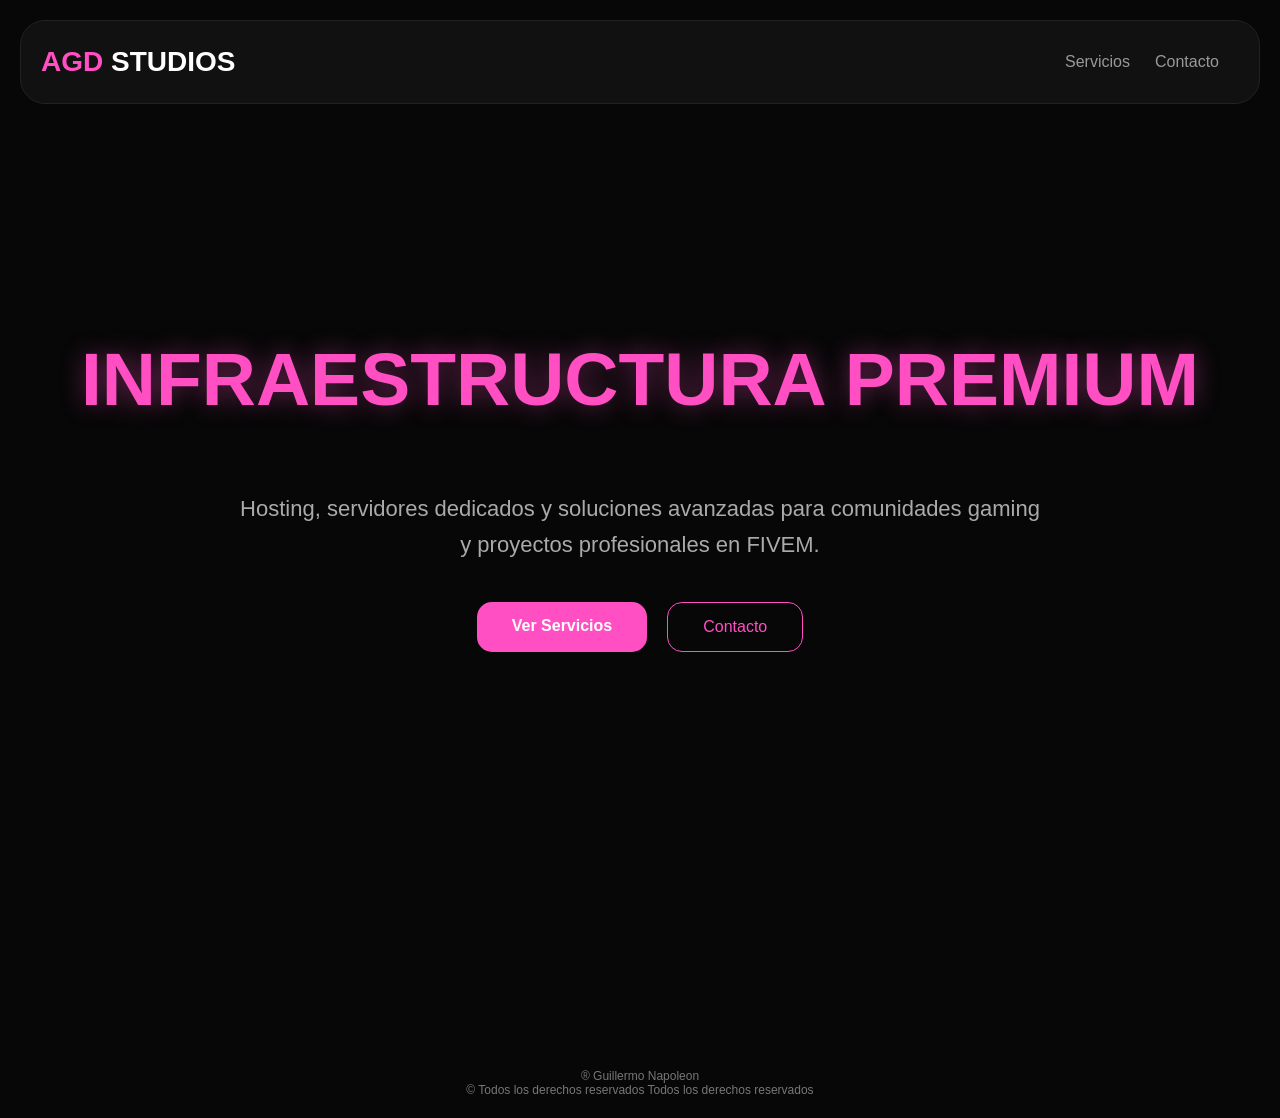
<file: index.html>
<!DOCTYPE html>
<html lang="es">

<head>
    <meta charset="UTF-8">
    <meta name="viewport" content="width=device-width, initial-scale=1.0">
    <title>Grid Layout</title>
    <link rel="stylesheet" href="./css/style.css">

</head>

<body>
    <header>
        <a href="./index.html" class="logo">
            <span class="pink">AGD</span>
            <span class="white">STUDIOS</span>

        </a>
        <nav>
            <a href="./html/servicios.html">Servicios</a>

            <a href="./html/contacto.html">Contacto</a>
        </nav>

    </header>

    <section class="hero">

        <div class="hero-text">

            <h1>INFRAESTRUCTURA PREMIUM</h1>

            <p>

                Hosting, servidores dedicados y soluciones avanzadas para comunidades gaming y proyectos profesionales
                en FIVEM.

            </p>

            <div class="hero-buttons">

                <a href="./html/servicios.html" class="btn-primary">Ver Servicios</a>

                <a href="./html/contacto.html" class="btn-secondary">Contacto</a>

            </div>

        </div>

    </section>

    <div class="container">

    </div>

    <footer>
        <br> ® Guillermo Napoleon <br>
        © Todos los derechos reservados Todos los derechos reservados
    </footer>

</body>

</html>
</file>
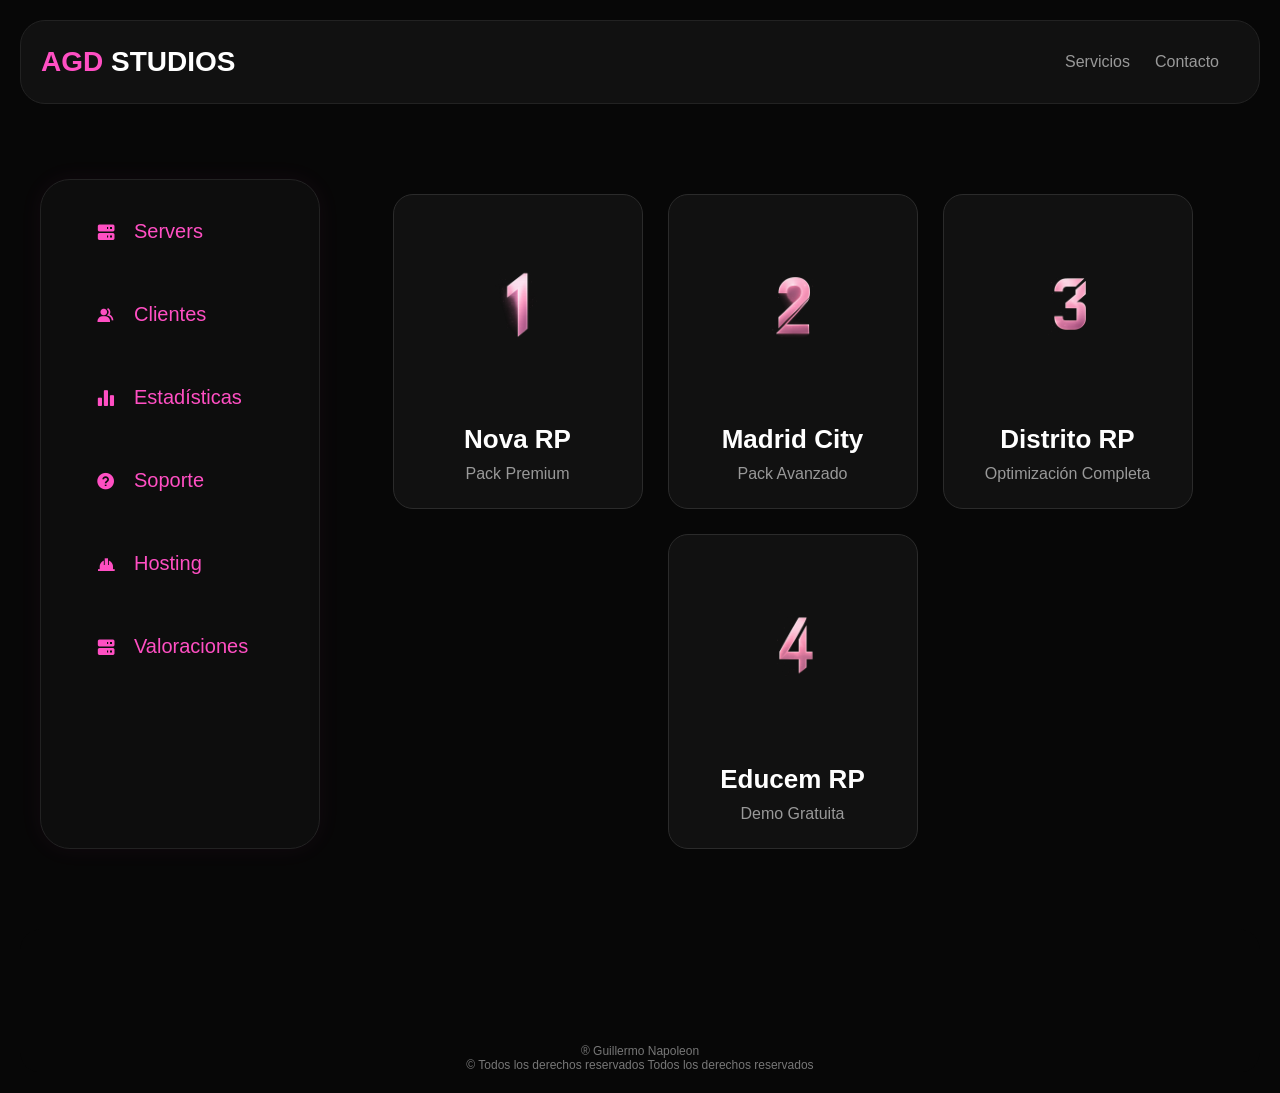
<file: html/clientes.html>
<!DOCTYPE html>
<html lang="es">
<head>
<meta charset="UTF-8">
<meta name="viewport" content="width=device-width, initial-scale=1.0">
<title>Grid Layout</title>
<link rel="stylesheet" href="./../css/style.css">
<link rel="stylesheet" href="https://unpkg.com/boxicons@2.1.4/css/boxicons.min.css">
</head>

<body>
<header>
        <a href="./../index.html" class="logo">
            <span class="pink">AGD</span>
        <span class="white">STUDIOS</span>

        </a>
        <nav>

            <a href="./servicios.html">Servicios</a>

            <a href="./contacto.html">Contacto</a>

        </nav>

    </header>

<div class="container">

   <aside>

        

       <ul>

   <li>
    <a href="./servidores.html">
        <i class='bx bxs-server'></i>
        Servers
    </a>
</li>

   <li>
    <a href="./clientes.html">
        <i class='bx bxs-group'></i>
        Clientes
    </a>
</li>

    <li>
    <a href="./estadisticas.html">
        <i class='bx bxs-bar-chart-alt-2'></i>
        Estadísticas
    </a>
</li>

   <li>
    <a href="./soporte.html">
        <i class='bx bxs-help-circle'></i>
        Soporte
    </a>
</li>


   <li>
    <a href="./hosting.html">
        <i class='bx bxs-hard-hat'></i>
        Hosting
    </a>
</li>

 <li>
    <a href="./Valoraciones.html">
        <i class='bx bxs-server'></i>
        Valoraciones    
    </a>
</li>

</ul>

    </aside>

    <main class="clientes-main">

       <div class="cliente-card">

    <img src="./../imagenes/1.png">

    <h3>Nova RP</h3>

    <p>Pack Premium</p>

</div>

<div class="cliente-card">

    <img src="./../imagenes/2.png">

    <h3>Madrid City</h3>

    <p>Pack Avanzado</p>

</div>

<div class="cliente-card">

    <img src="./../imagenes/3.png">

    <h3>Distrito RP</h3>

    <p>Optimización Completa</p>

</div>

<div class="cliente-card">

<img src="./../imagenes/4.png" alt="4">

<h3>Educem RP</h3>

<p>Demo Gratuita</p>

</div>


    </main>

</div>

  <footer>
                <br> ® Guillermo Napoleon <br>
           ©  Todos    los    derechos    reservados                   Todos    los    derechos    reservados  
    </footer>

</body>
</html>
</file>
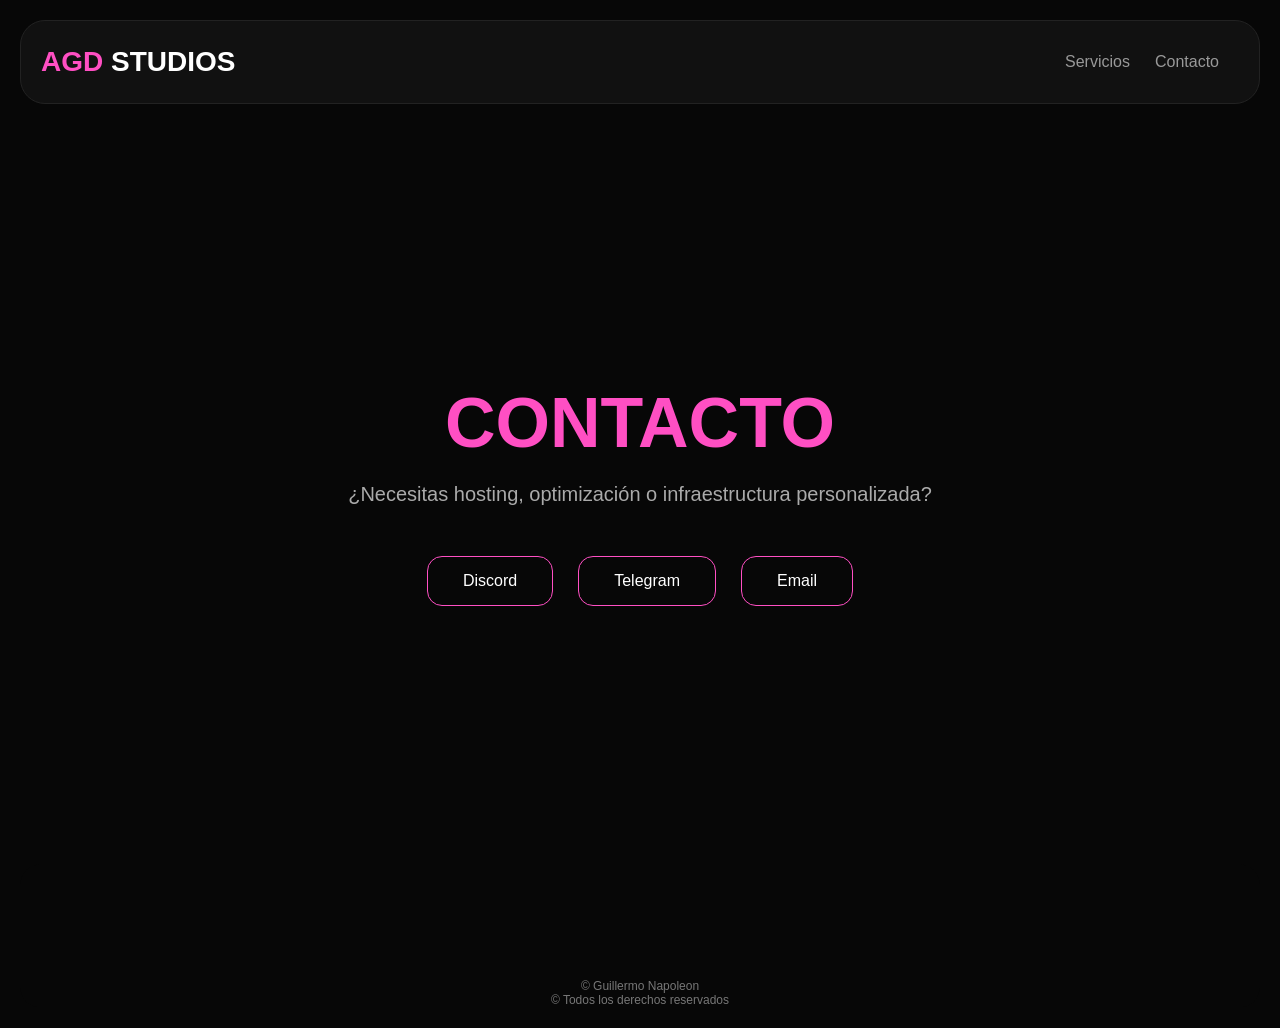
<file: html/contacto.html>
<!DOCTYPE html>

<html lang="es">

<head>

    <meta charset="UTF-8">

    <meta name="viewport" content="width=device-width, initial-scale=1.0">

    <title>Contacto</title>

    <link rel="stylesheet" href="./../css/style.css">

</head>

<body>

<header>

    <a href="./../index.html" class="logo">

        <span class="pink">AGD</span>

        <span class="white">STUDIOS</span>

    </a>

    <nav>

        

        <a href="./servicios.html">Servicios</a>

        <a href="./contacto.html">Contacto</a>

    </nav>

</header>

<section class="contacto">

    <h1>CONTACTO</h1>

    <p>

        ¿Necesitas hosting, optimización o infraestructura personalizada?

    </p>

    <div class="contact-box">

        <a href="https://discord.gg/wr7Tev2HgS" target="_blank">

    Discord

</a>

        <a href="#">Telegram</a>

        <a href="#">Email</a>

    </div>

</section>

<footer>

    <br> © Guillermo Napoleon <br>

    © Todos los derechos reservados

</footer>

</body>

</html>
</file>
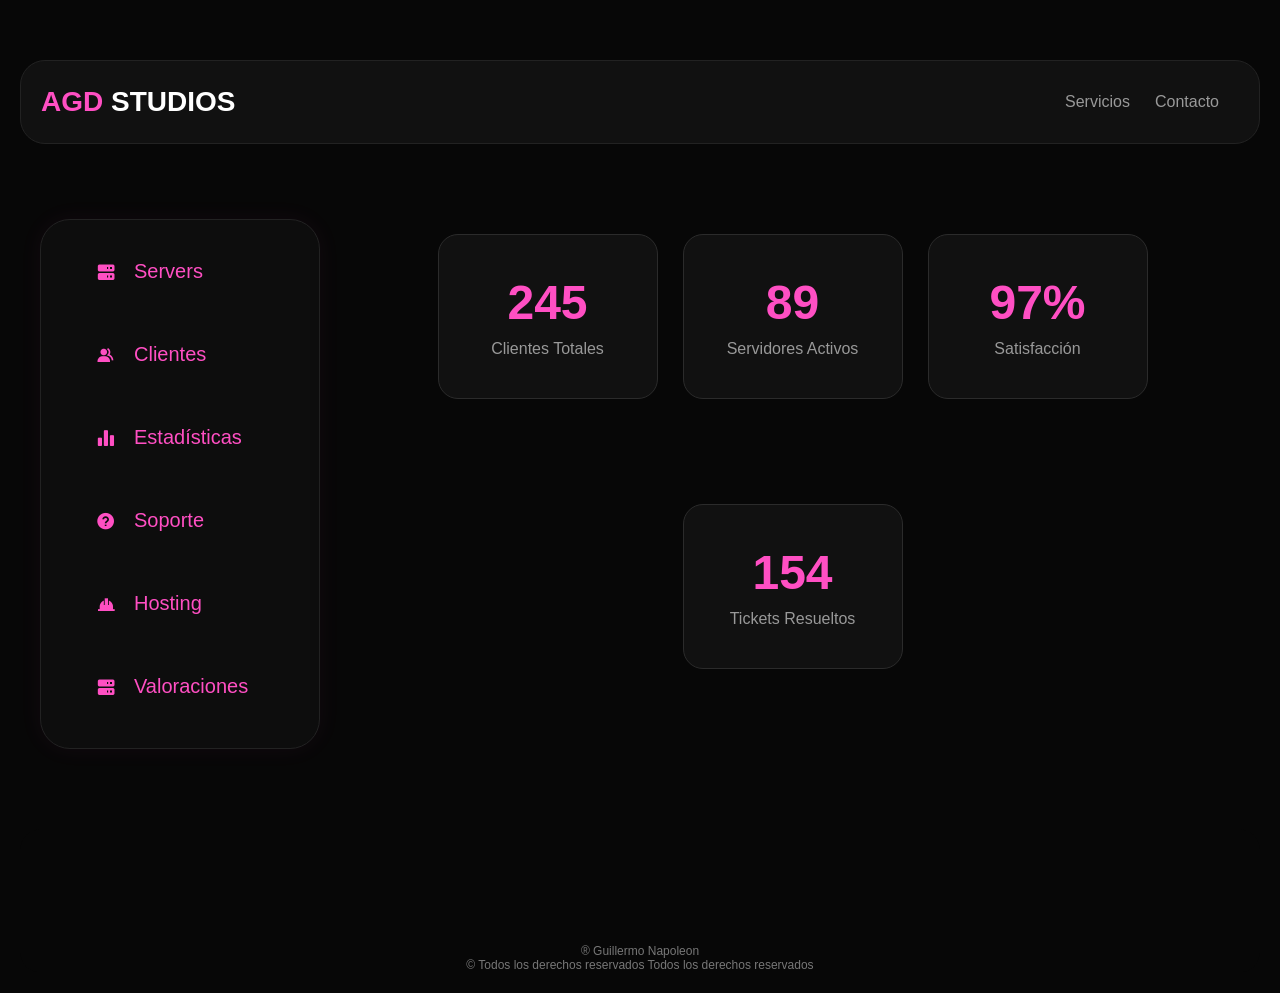
<file: html/estadisticas.html>
<!DOCTYPE html>
<html lang="es">
<head>
<meta charset="UTF-8">
<meta name="viewport" content="width=device-width, initial-scale=1.0">
<title>Grid Layout</title>
<link rel="stylesheet" href="./../css/style.css">
<link rel="stylesheet" href="https://unpkg.com/boxicons@2.1.4/css/boxicons.min.css">
</head>

<body>
    <main class="estadisticas-main"></main>
<header>
        <a href="./../index.html" class="logo">
            <span class="pink">AGD</span>
        <span class="white">STUDIOS</span>

        </a>
        <nav>
            

            <a href="./servicios.html">Servicios</a>

            <a href="./contacto.html">Contacto</a>

        </nav>

    </header>
<div class="container">

   <aside>

        

       <ul>

   <li>
    <a href="./servidores.html">
        <i class='bx bxs-server'></i>
        Servers
    </a>
</li>

   <li>
    <a href="./clientes.html">
        <i class='bx bxs-group'></i>
        Clientes
    </a>
</li>

    <li>
    <a href="./estadisticas.html">
        <i class='bx bxs-bar-chart-alt-2'></i>
        Estadísticas
    </a>
</li>

   <li>
    <a href="./soporte.html">
        <i class='bx bxs-help-circle'></i>
        Soporte
    </a>
</li>


   <li>
    <a href="./hosting.html">
        <i class='bx bxs-hard-hat'></i>
        Hosting
    </a>
</li>

 <li>
    <a href="./Valoraciones.html">
        <i class='bx bxs-server'></i>
        Valoraciones    
    </a>
</li>

</ul>

    </aside>

    <main>

    <div class="stats-card">

    <h1>245</h1>

    <p>Clientes Totales</p>

</div>

<div class="stats-card">

    <h1>89</h1>

    <p>Servidores Activos</p>

</div>

<div class="stats-card">

    <h1>97%</h1>

    <p>Satisfacción</p>

</div>

<div class="stats-card">

    <h1>154</h1>

    <p>Tickets Resueltos</p>

</div>

    </main>

</div>

  <footer>
                <br> ® Guillermo Napoleon <br>
           ©  Todos    los    derechos    reservados                   Todos    los    derechos    reservados  
    </footer>

</body>
</html>
</file>
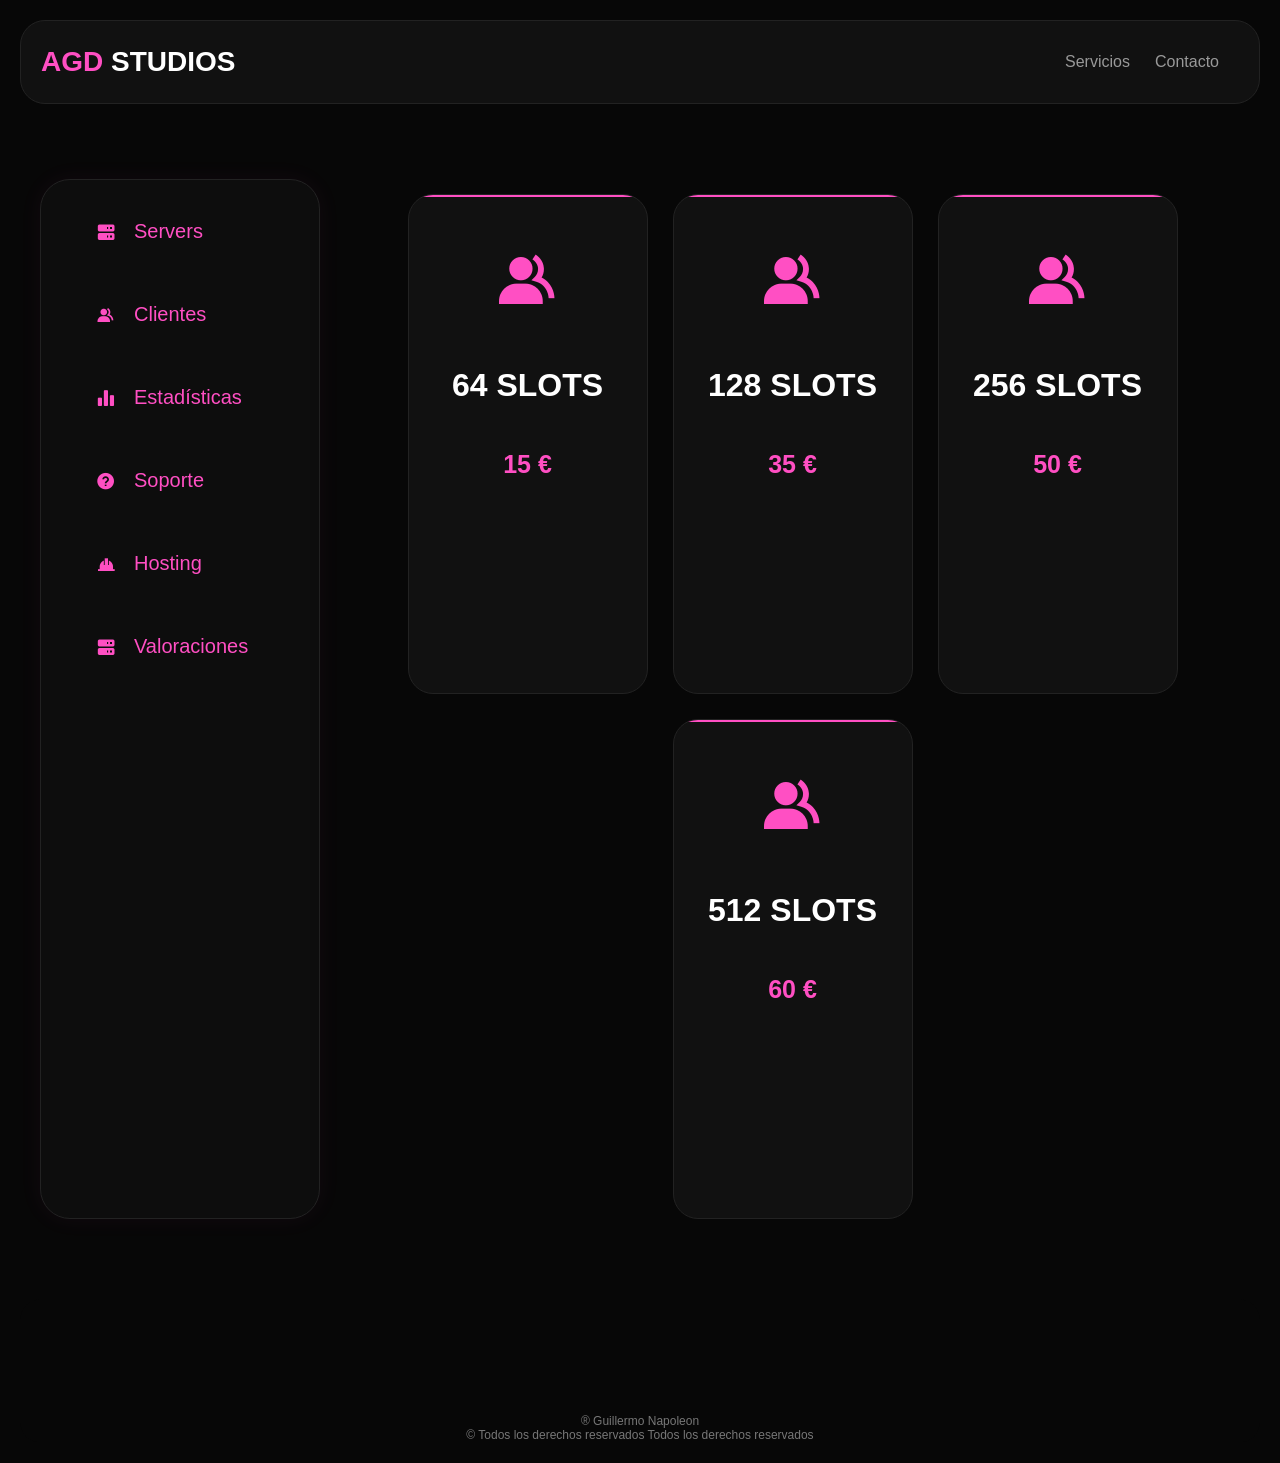
<file: html/hosting.html>
<!DOCTYPE html>
<html lang="es">
<head>
<meta charset="UTF-8">
<meta name="viewport" content="width=device-width, initial-scale=1.0">
<title>Grid Layout</title>
<link rel="stylesheet" href="./../css/style.css">
<link rel="stylesheet" href="https://unpkg.com/boxicons@2.1.4/css/boxicons.min.css">
</head>

<body>
<header>
        <a href="./../index.html" class="logo">
            <span class="pink">AGD</span>
        <span class="white">STUDIOS</span>

        </a>
        <nav>
            
            <a href="./servicios.html">Servicios</a>

            <a href="./contacto.html">Contacto</a>

        </nav>

    </header>

<div class="container">

    <aside>

        

       <ul>

   <li>
    <a href="./servidores.html">
        <i class='bx bxs-server'></i>
        Servers
    </a>
</li>

   <li>
    <a href="./clientes.html">
        <i class='bx bxs-group'></i>
        Clientes
    </a>
</li>

    <li>
    <a href="./estadisticas.html">
        <i class='bx bxs-bar-chart-alt-2'></i>
        Estadísticas
    </a>
</li>

   <li>
    <a href="./soporte.html">
        <i class='bx bxs-help-circle'></i>
        Soporte
    </a>
</li>


   <li>
    <a href="./hosting.html">
        <i class='bx bxs-hard-hat'></i>
        Hosting
    </a>
</li>

 <li>
    <a href="./Valoraciones.html">
        <i class='bx bxs-server'></i>
        Valoraciones    
    </a>
</li>

</ul>

    </aside>
   <main>

    <div class="card">

        <div class="slot-icon">
           <i class='bx bxs-group'></i>
        </div>

        <h3>64 SLOTS</h3>

        <p class="precio">15 €</p>

    </div>

    <div class="card">

        <div class="slot-icon">
           <i class='bx bxs-group'></i>
        </div>

        <h3>128 SLOTS</h3>

        <p class="precio">35 €</p>

    </div>

    <div class="card">

        <div class="slot-icon">
            <i class='bx bxs-group'></i>
        </div>

        <h3>256 SLOTS</h3>

        <p class="precio">50 €</p>
    </div>

    <div class="card">

        <div class="slot-icon">
           <i class='bx bxs-group'></i>
        </div>

        <h3>512 SLOTS</h3>

        <p class="precio">60 €</p>

    </div>

</main>

</div>

  <footer>
                <br> ® Guillermo Napoleon <br>
           ©  Todos    los    derechos    reservados                   Todos    los    derechos    reservados  
    </footer>

</body>
</html>
</file>
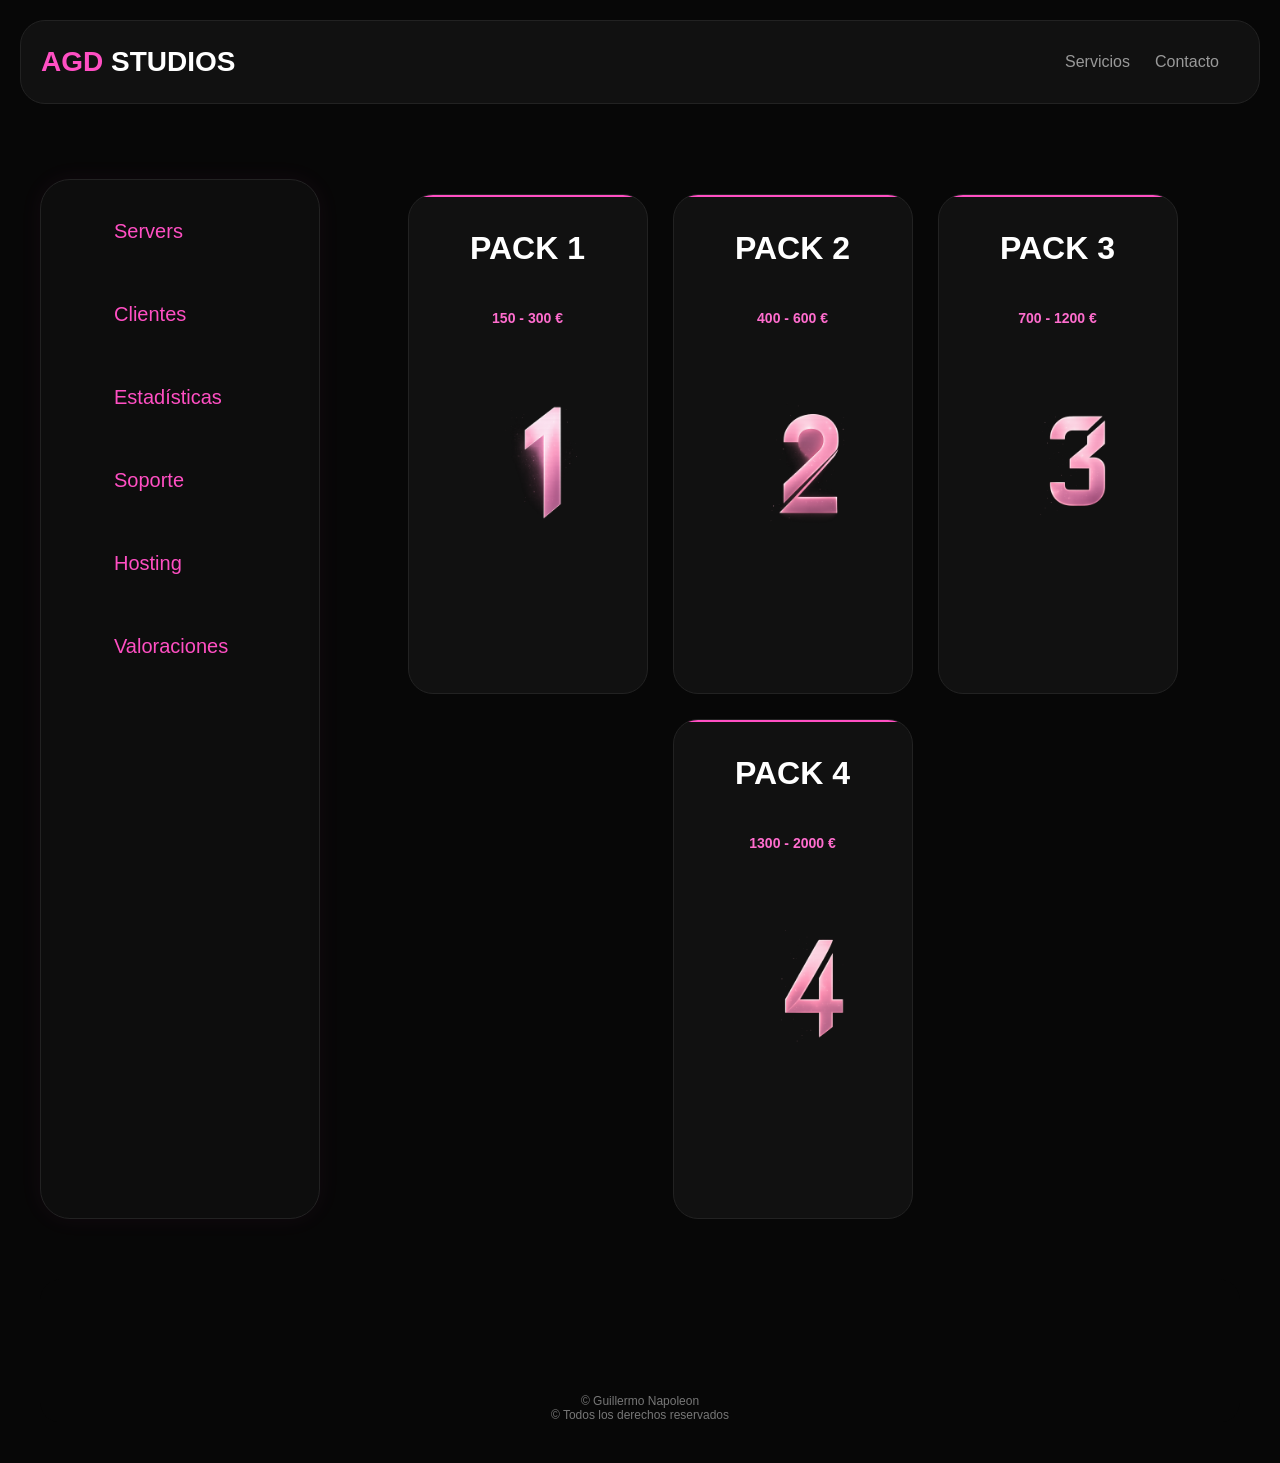
<file: html/servicios.html>
<!DOCTYPE html>

<html lang="es">

<head>

<meta charset="UTF-8">

<meta name="viewport" content="width=device-width, initial-scale=1.0">

<title>Servicios</title>

<link rel="stylesheet" href="./../css/style.css">

</head>
</body>


<header>

    <a href="./../index.html" class="logo">

        <span class="pink">AGD</span>

        <span class="white">STUDIOS</span>

    </a>

    <nav>

        
        <a href="./servicios.html">Servicios</a>

        <a href="./contacto.html">Contacto</a>

    </nav>

</header>

<div class="container">

     <aside>

        

       <ul>

   <li>
    <a href="./servidores.html">
        <i class='bx bxs-server'></i>
        Servers
    </a>
</li>

   <li>
    <a href="./clientes.html">
        <i class='bx bxs-group'></i>
        Clientes
    </a>
</li>

    <li>
    <a href="./estadisticas.html">
        <i class='bx bxs-bar-chart-alt-2'></i>
        Estadísticas
    </a>
</li>

   <li>
    <a href="./soporte.html">
        <i class='bx bxs-help-circle'></i>
        Soporte
    </a>
</li>


   <li>
    <a href="./hosting.html">
        <i class='bx bxs-hard-hat'></i>
        Hosting
    </a>
</li>

 <li>
    <a href="./Valoraciones.html">
        <i class='bx bxs-server'></i>
        Valoraciones    
    </a>
</li>

</ul>

    </aside>


 <main>

        <div class="card">
            <h3>PACK 1</h3>
            <p>150 - 300 €</p>
            <img src="./../imagenes/1.png" alt="1">
        </div>

        <div class="card">
            <h3>PACK 2</h3>
            <p>400 - 600 €</p>
            <img src="./../imagenes/2.png" alt="2">
        </div>

        <div class="card">
            <h3>PACK 3</h3>
            <p>700 - 1200 €</p>
            <img src="./../imagenes/3.png" alt="3">
        </div>

        <div class="card">
            <h3>PACK 4</h3>
            <p>1300 - 2000 €</p>
            <img src="./../imagenes/4.png" alt="4">
        </div>

    </main>

<footer>

    <br> © Guillermo Napoleon <br>

    © Todos los derechos reservados

</footer>
   



</body>
</html>
</file>
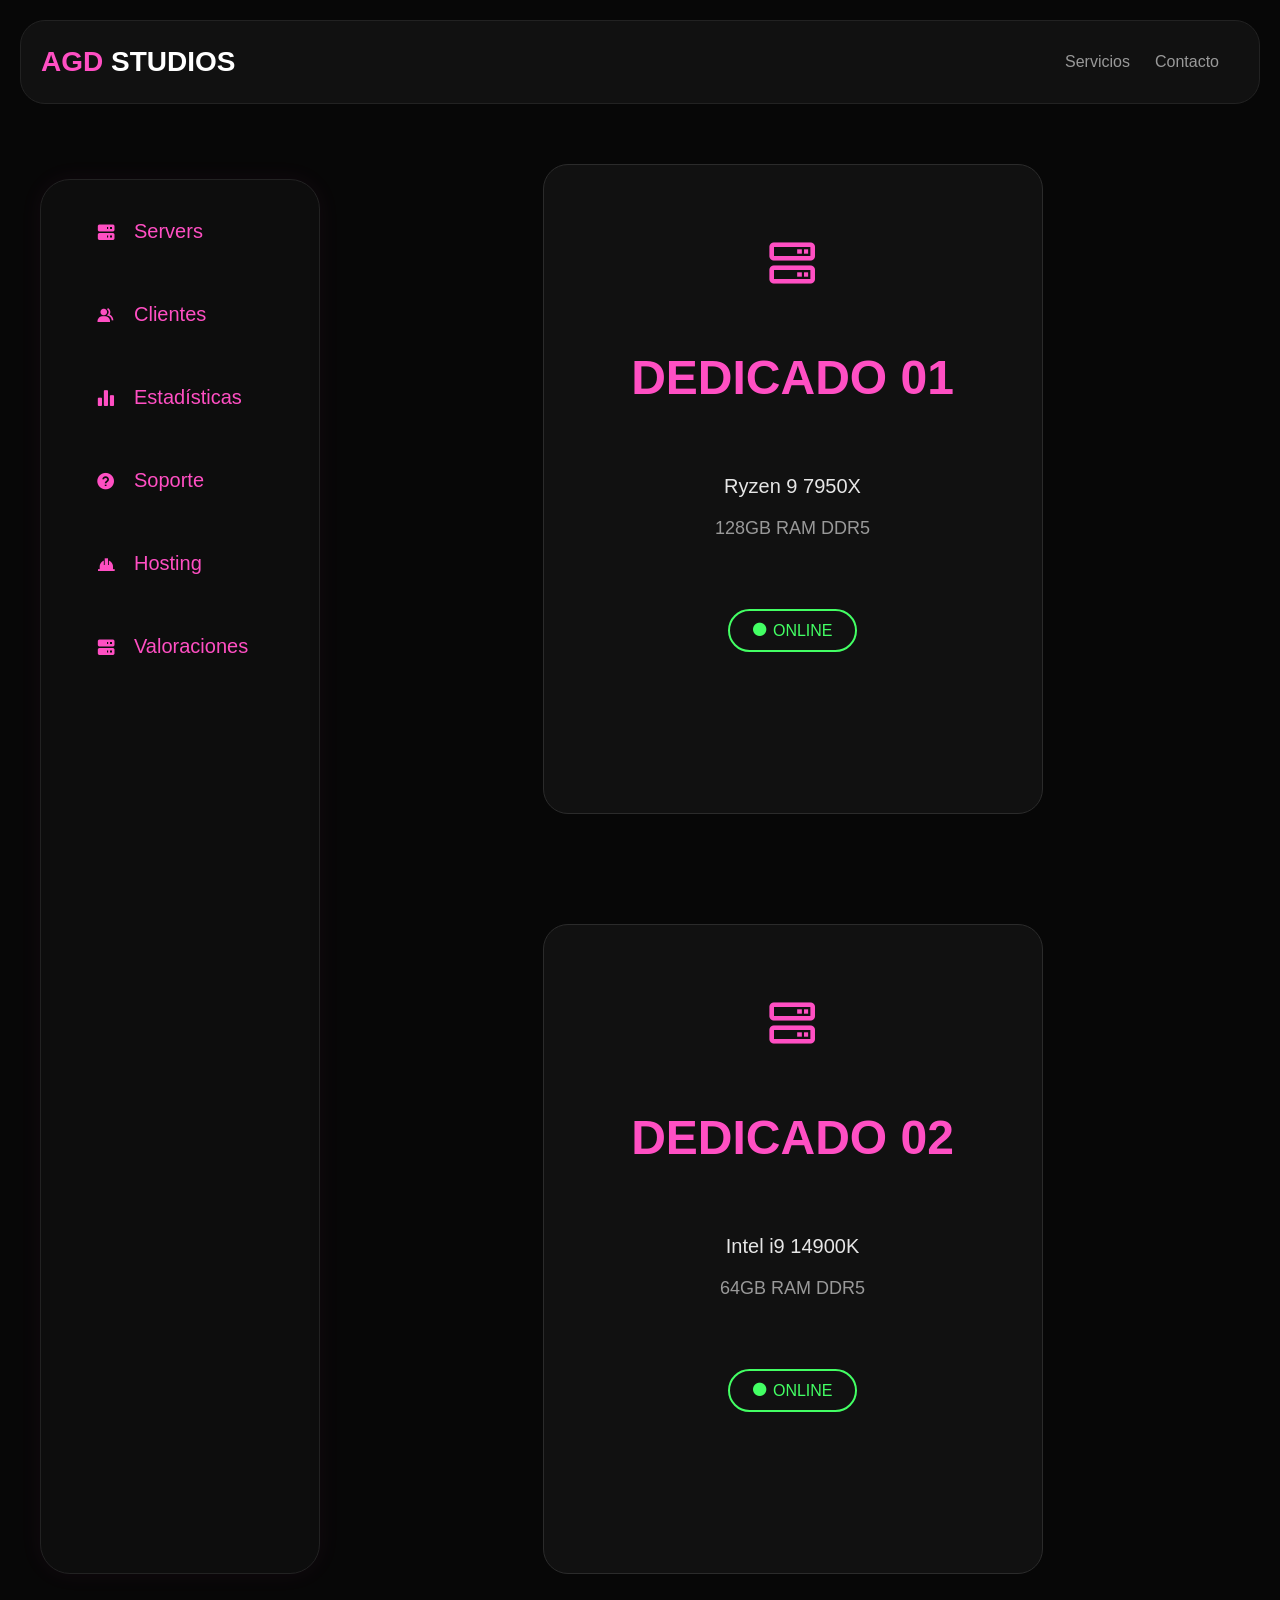
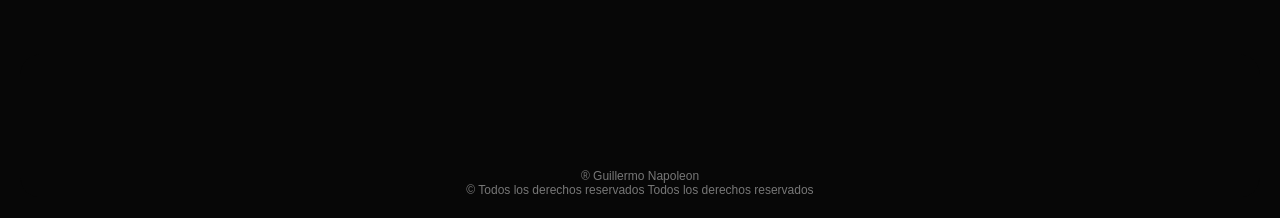
<file: html/servidores.html>
<!DOCTYPE html>
<html lang="es">
<head>
<meta charset="UTF-8">
<meta name="viewport" content="width=device-width, initial-scale=1.0">
<title>Grid Layout</title>
<link rel="stylesheet" href="./../css/style.css">
  <link rel="stylesheet" href="https://unpkg.com/boxicons@2.1.4/css/boxicons.min.css">
</head>

<body>
<header>
  
        <a href="./../index.html" class="logo">
            <span class="pink">AGD</span>
        <span class="white">STUDIOS</span>

        </a>
        <nav>
           

            <a href="./servicios.html">Servicios</a>

            <a href="./contacto.html">Contacto</a>

        </nav>

    </header>

<div class="container">

     <aside>

        

       <ul>

   <li>
    <a href="./servidores.html">
        <i class='bx bxs-server'></i>
        Servers
    </a>
</li>

   <li>
    <a href="./clientes.html">
        <i class='bx bxs-group'></i>
        Clientes
    </a>
</li>

    <li>
    <a href="./estadisticas.html">
        <i class='bx bxs-bar-chart-alt-2'></i>
        Estadísticas
    </a>
</li>

   <li>
    <a href="./soporte.html">
        <i class='bx bxs-help-circle'></i>
        Soporte
    </a>
</li>


   <li>
    <a href="./hosting.html">
        <i class='bx bxs-hard-hat'></i>
        Hosting
    </a>
</li>

 <li>
    <a href="./Valoraciones.html">
        <i class='bx bxs-server'></i>
        Valoraciones    
    </a>
</li>

</ul>

    </aside>

    <main class="servidores-main">
       <div class="server-card">
        <div class="server-icon">
    <i class='bx bx-server'></i>
</div>

    <h2>DEDICADO 01</h2>

    <p>Ryzen 9 7950X</p>

    <span>128GB RAM DDR5</span>

    <div class="estado online">
    <i class='bx bxs-circle'></i> ONLINE
</div>

</div>

<div class="server-card">
    <div class="server-icon">
    <i class='bx bx-server'></i>
</div>

    <h2>DEDICADO 02</h2>

    <p>Intel i9 14900K</p>

    <span>64GB RAM DDR5</span>

    <div class="estado online">
    <i class='bx bxs-circle'></i> ONLINE
</div>

</div>

</main>

</div>

  <footer>
                <br> ® Guillermo Napoleon <br>
           ©  Todos    los    derechos    reservados                   Todos    los    derechos    reservados  
    </footer>

</body>
</html>
</file>
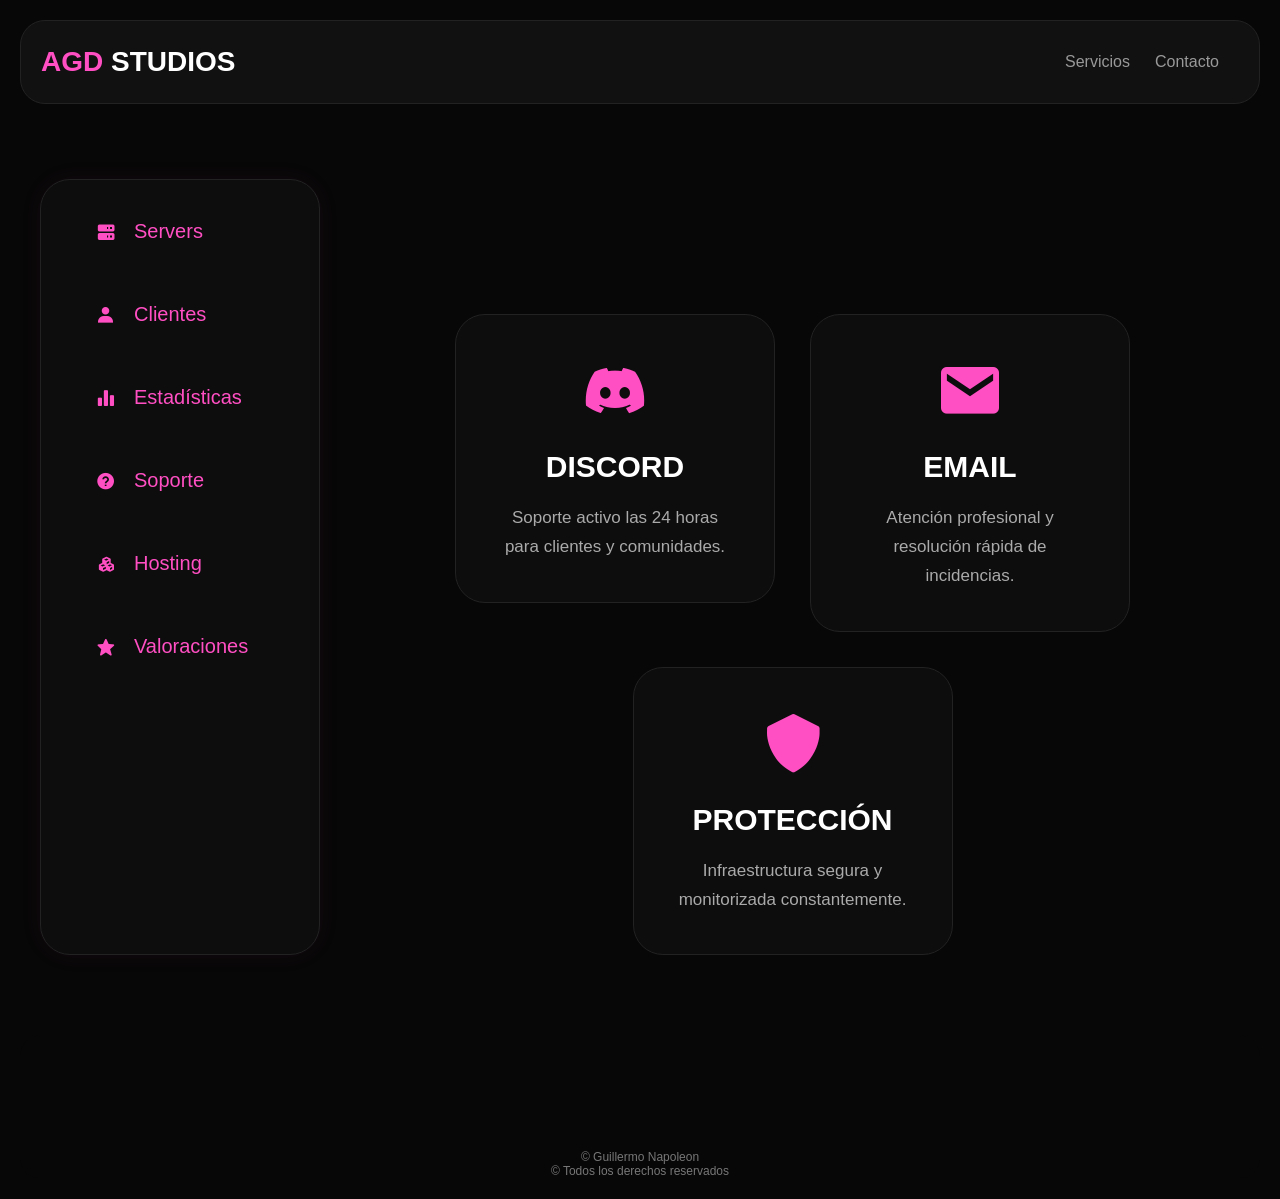
<file: html/soporte.html>
<!DOCTYPE html>

<html lang="es">

<head>

    <meta charset="UTF-8">

    <meta name="viewport" content="width=device-width, initial-scale=1.0">

    <title>Soporte</title>

    <link rel="stylesheet" href="./../css/style.css">

    <link rel="stylesheet" href="https://unpkg.com/boxicons@2.1.4/css/boxicons.min.css">

</head>

<body>

<header>

    <a href="./../index.html" class="logo">

        <span class="pink">AGD</span>

        <span class="white">STUDIOS</span>

    </a>

    <nav>

      

        <a href="./servicios.html">Servicios</a>

        <a href="./contacto.html">Contacto</a>

    </nav>

</header>

<div class="container">

<aside>

    <ul>

        <li>

            <a href="./servidores.html">

                <i class='bx bxs-server'></i>

                Servers

            </a>

        </li>

        <li>

            <a href="./clientes.html">

                <i class='bx bxs-user'></i>

                Clientes

            </a>

        </li>

        <li>

            <a href="./estadisticas.html">

                <i class='bx bxs-bar-chart-alt-2'></i>

                Estadísticas

            </a>

        </li>

        <li>

            <a href="./soporte.html">

                <i class='bx bxs-help-circle'></i>

                Soporte

            </a>

        </li>

        <li>

            <a href="./hosting.html">

                <i class='bx bxs-component'></i>

                Hosting

            </a>

        </li>

        <li>

            <a href="./valoraciones.html">

                <i class="bx bxs-star"></i>

                Valoraciones

            </a>

        </li>

    </ul>

</aside>

<main class="soporte-main">

    <div class="support-card">

        <i class='bx bxl-discord-alt'></i>

        <h3>DISCORD</h3>

        <p>

            Soporte activo las 24 horas para clientes y comunidades.

        </p>

    </div>

    <div class="support-card">

        <i class='bx bxs-envelope'></i>

        <h3>EMAIL</h3>

        <p>

            Atención profesional y resolución rápida de incidencias.

        </p>

    </div>

    <div class="support-card">

        <i class='bx bxs-shield'></i>

        <h3>PROTECCIÓN</h3>

        <p>

            Infraestructura segura y monitorizada constantemente.

        </p>

    </div>

</main>

</div>

<footer>

    <br> © Guillermo Napoleon <br>

    © Todos los derechos reservados

</footer>

</body>

</html>
</file>
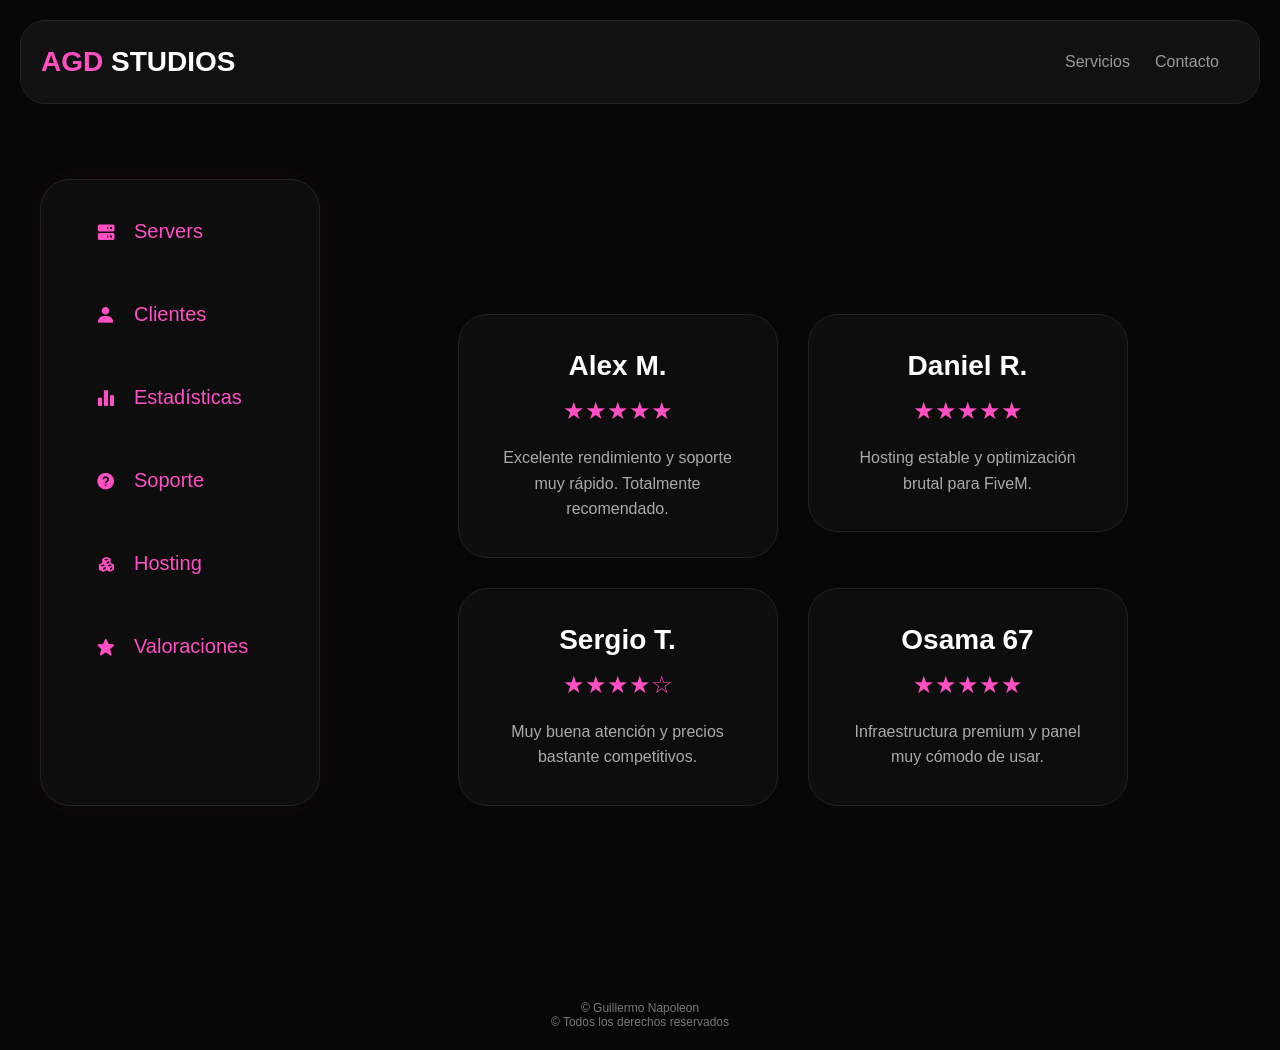
<file: html/Valoraciones.html>
<!DOCTYPE html>

<html lang="es">

<head>

    <meta charset="UTF-8">

    <meta name="viewport" content="width=device-width, initial-scale=1.0">

    <title>Valoraciones</title>

    <link rel="stylesheet" href="./../css/style.css">

    <link rel="stylesheet" href="https://unpkg.com/boxicons@2.1.4/css/boxicons.min.css">

</head>

<body>

<header>

    <a href="./../index.html" class="logo">

        <span class="pink">AGD</span>

        <span class="white">STUDIOS</span>

    </a>

    <nav>

       
        <a href="./servicios.html">Servicios</a>

        <a href="./contacto.html">Contacto</a>

    </nav>

</header>

<div class="container">

<aside>

    <ul>

        <li>

            <a href="./servidores.html">

                <i class='bx bxs-server'></i>

                Servers

            </a>

        </li>

        <li>

            <a href="./clientes.html">

                <i class='bx bxs-user'></i>

                Clientes

            </a>

        </li>

        <li>

            <a href="./estadisticas.html">

                <i class='bx bxs-bar-chart-alt-2'></i>

                Estadísticas

            </a>

        </li>

        <li>

            <a href="./soporte.html">

                <i class='bx bxs-help-circle'></i>

                Soporte

            </a>

        </li>

        <li>

            <a href="./hosting.html">

                <i class='bx bxs-component'></i>

                Hosting

            </a>

        </li>

        <li>

            <a href="./valoraciones.html">

                <i class='bx bxs-star'></i>

                Valoraciones

            </a>

        </li>

    </ul>

</aside>

<main class="valoraciones-main">

    <div class="review-card">

        <h3>Alex M.</h3>

        <span>★★★★★</span>

        <p>

            Excelente rendimiento y soporte muy rápido. Totalmente recomendado.

        </p>

    </div>

    <div class="review-card">

        <h3>Daniel R.</h3>

        <span>★★★★★</span>

        <p>

            Hosting estable y optimización brutal para FiveM.

        </p>

    </div>

    <div class="review-card">

        <h3>Sergio T.</h3>

        <span>★★★★☆</span>

        <p>

            Muy buena atención y precios bastante competitivos.

        </p>

    </div>

    <div class="review-card">

        <h3>Osama 67    </h3>

        <span>★★★★★</span>

        <p>

            Infraestructura premium y panel muy cómodo de usar.

        </p>

    </div>

</main>

</div>

<footer>

    <br> © Guillermo Napoleon <br>

    © Todos los derechos reservados

</footer>

</body>

</html>
</file>
<file: css/style.css>
<style>

*{
    margin:0;
    padding:0;
    box-sizing:border-box;
}

body{
    font-family:Arial, Helvetica, sans-serif;
    background:#0f0f0f;
    color:white;
    min-height:100vh;
    padding:20px;
}

.container{

    display:grid;

    grid-template-columns:280px 1fr;

    grid-template-areas:

    "header header"

    "aside main"

    "footer footer";

    gap:25px;

    padding:20px;
}

/* HEADER */

header{
    grid-area:header;

    background:#181818;

    border:1px solid #2b2b2b;

    border-radius:20px;

    display:flex;
    justify-content:space-between;
    align-items:center;

    padding:0 40px;
}

.logo{

    font-size:32px;
    font-weight:bold;
    margin-left: -20px;
    text-decoration:none;
}

.pink{
    color:#fc63c9;
}

.white{
    color:white;
}


nav{
    display:flex;
    gap:25px;
}

nav a{
    color:#c9c9c9;
    text-decoration:none;
    transition:0.3s;
}

nav a:hover{
    color:white;
}

/* SIDEBAR */

aside{


     background:#0d0d0d;

    border:1px solid #222;

    border-radius:30px;

    padding:35px;

    padding-top:40px;

    transition:0.3s;

    box-shadow:0 0 25px rgba(255,79,195,0.05);

    min-height:530px;

    margin-top:25px;
}



aside:hover{

    border-color:#ff4fc3;

    box-shadow:0 0 35px rgba(255,79,195,0.15);
}

aside h2{
    margin-bottom:25px;

    margin-top:0;

    margin-left:0;

    font-size:28px;

      transform:translateX(-10px);
}

aside ul{
      list-style:none;

    display:flex;

    flex-direction:column;

    gap:25px;


    margin-top:-35px;

    padding-left:20px;

    
}

aside li{
    color:#aaa;

    font-size:18px;

    margin-top: 35px;
}

aside a{

    color:#ff4fc3;

    text-decoration:none;

    font-size:20px;

    font-weight:500;

    display:flex;

    align-items:center;

    gap:18px;

    transition:0.3s;

}

aside a:hover{

    color:white;

    transform:translateX(6px);

    text-shadow:0 0 15px rgba(255,79,195,0.6);
}

/* MAIN */


main{

    display:flex;

    justify-content:center;

    align-items:flex-start;

    gap: 25px;

    flex-wrap:wrap;

    margin-top:40px;
}

.card{

    background:#111;

    border:1px solid #2b2b2b;

    border-radius:25px;

    width:240px;

    min-height:500px;

    padding:30px;

    text-align:center;

    transition:0.3s;
}

.card:hover{
    transform:translateY(-5px);
    border-color:#eb47bc;
}

.card h3{
    

    font-size:32px;

    text-align:center;

    margin-top:5px;

    margin-bottom:20px;
}


.card p{
        font-size:14px;

    color:#ff6dce !important;

    font-weight:600;

    text-align:center;

    margin-top:40px;
}

/* FOOTER */

footer{

    grid-area:footer;

    background:#070707;

    border-radius:20px;

    border:1px solid #070707;

    display:flex;
    justify-content: center;


    align-items: center;

    text-align: center;

    margin-top: 10px;

    padding-top: 100px;

    font-size: 12px;

    color:#777;
}

/* RESPONSIVE */

@media(max-width:900px){

    .container{

        grid-template-columns:1fr;

        grid-template-areas:
        "header"
        "sidebar"
        "main"
        "footer";
    }

    header{
        flex-direction:column;
        justify-content:center;
        gap:10px;
        padding:20px;
    }

}
.card img{

    width:210px;

    display:block;

    margin:auto;

    margin-top:-40px;

    transform:translateX(0px);
}




/*  SERVICIOS.HTML */




*{
    margin:0;
    padding:0;
    box-sizing:border-box;
}

body{

    font-family:Arial, Helvetica, sans-serif;

    background:#070707;

    color:white;

    padding:20px;
}

/* HEADER */

header{

    background:#111;

    border:1px solid #222;

    border-radius:25px;

    padding:25px 40px;

    display:flex;

    justify-content:space-between;

    align-items:center;

    margin-bottom:30px;
}

.logo{

    text-decoration:none;

    font-size:28px;

    font-weight:bold;
}

.pink{
    color:#ff4fc3;
}

.white{
    color:white;
}

nav{

    display:flex;

    gap:25px;
}

nav a{

    color:#999;

    text-decoration:none;

    transition:0.3s;
}

nav a:hover{

    color:#ff4fc3;
}

/* TITULO */

.title{

    margin-bottom:30px;
}

.title h1{

    font-size:60px;

    margin-bottom:10px;
}

.title p{

    color:#888;

    font-size:20px;
}

/* GRID */

.services{

    display:grid;

    grid-template-columns:repeat(auto-fit,minmax(280px,1fr));

    gap:25px;
}

/* CARD */

.card{

    background:#111;

    border:1px solid #222;

    border-radius:25px;

    padding:30px;

    transition:0.3s;

    position:relative;

    overflow:hidden;
}

.card:hover{

    transform:translateY(-8px);

    border-color:#ff4fc3;
}

.card::before{

    content:"";

    width:100%;

    height:2px;

    background:#ff4fc3;

    position:absolute;

    top:0;

    left:0;
}

.card h2{

    font-size:35px;

    margin-bottom:20px;
}

.card p{

    color:#999;

    line-height:1.6;

    margin-bottom:25px;
}

.price{

    color:#ff4fc3;

    font-size:28px;

    font-weight:bold;
}

/* RESPONSIVE */

@media(max-width:768px){

    header{

        flex-direction:column;

        gap:20px;
    }

    .title h1{

        font-size:40px;
    }

}


/* CONTACTO.HTML */







/* ESTADISTICAS.HTML */
.stats-card{

    background:#111;

    border:1px solid #2b2b2b;

    border-radius:20px;

    padding:40px;

    text-align:center;

    width:220px;

    transition:0.3s;

    display:flex;

    flex-direction:column;

    justify-content:center;
}

.stats-card:hover{

    border-color:#ff4fc3;

    transform:translateY(-5px);
}

.stats-card h1{

    font-size:48px;

    color:#ff4fc3;

    margin-bottom:10px;
}

.stats-card p{

    color:#999;

    font-size:16px;
}

.estadisticas-main{

    display:flex;

    gap:25px;

    flex-wrap:wrap;
}


/* CLIENTES.HTML */

.clientes-main{

    display:flex;

    gap:25px;

    flex-wrap:wrap;
}

.cliente-card{

    background:#111;

    border:1px solid #2b2b2b;

    border-radius:20px;

    width:250px;

    padding:25px;

    text-align:center;

    transition:0.3s;
}

.cliente-card:hover{

    border-color:#ff4fc3;

    transform:translateY(-5px);
}

.cliente-card img{

    width:120px;

    margin-bottom:20px;
}
.cliente-card h3{

    margin-bottom:10px;

    font-size:26px;
}

.cliente-card p{

    color:#999;
}

/* SERVIDORES */

.servidores-main{

       display:flex;

    justify-content:center;

    gap:110px;

    margin-top:10px;

    align-items:flex-start;

}

.server-card{

    background:#111;

    border:1px solid #2b2b2b;

    border-radius:25px;

    width:500px;

    min-height:650px;

    padding: 20px;

    text-align:center;

    padding-top:90px;
}


.server-card:hover{

    border-color:#ff4fc3;

    transform:translateY(-5px);
}

.server-card h2{

     color:#ff4fc3;

    font-size:48px;

    text-align:center;

    white-space:nowrap;

    margin-top: 50px;
}

.server-card p{

    color:rgb(230, 230, 230);

    margin-top:70px;

    font-size:20px;
}

.server-card span{

   

    display:block;

    margin-top:20px;

    margin-bottom:40px;

    font-size:18px;

    color:#999;
}


.server-icon{

    font-size:55px;

    color:#ff4fc3;

    margin-bottom:20px;

    text-align: center;

    margin-top:-20px;
}

.estado{

    

   display:flex;

    justify-content:center;

    margin-top:30px;
}


.online{

    color:#43ff64;

    border:2px solid #43ff64;

    border-radius:30px;

    padding:10px 22px;

    display:inline-block;
}

/* HOSTING */

.hosting-main{

    display:flex;

    justify-content:center;

    gap:60px;

    flex-wrap:wrap;

    margin-top:40px;
}

.hosting-card{

    background:#111;

    border:1px solid #2b2b2b;

    border-radius:25px;

    width:320px;

    min-height:420px;

    padding:40px;

    text-align:center;

    transition:0.3s;
}

.hosting-card:hover{

    border-color:#ff4fc3;

    transform:translateY(-5px);
}

.slot-icon{

    font-size:70px;

    color:#ff4fc3;

    text-align:center;

    margin-top:20px;

    margin-bottom:40px;
}

.hosting-card h3{

    font-size:42px;

    color:white;

    margin-bottom:40px;
}

.hosting-card p{

    color:#ff4fc3;

    font-size:28px;

    font-weight:bold;
}

.card .precio{

    font-size:25px !important;

    color:#ff4fc3 !important;

    font-weight:bold;
}

.hero{

    display:flex;

    justify-content:center;

    align-items:center;

    text-align:center;

    min-height:80vh;
}

.hero-text h1{

    color:#ff4fc3;

    font-size:75px;

    margin-bottom:25px;

    text-shadow:0 0 25px rgba(255,79,195,0.4);
}

.hero-text p{

    color:#aaa;

    font-size:22px;

    max-width:800px;

    line-height:1.6;

    margin:auto;

    margin-bottom:40px;

    padding-top : 2em;
}

.hero-buttons{

    display:flex;

    justify-content:center;

    gap:20px;
}

.btn-primary{

    background:#ff4fc3;

    color:white;

    padding:15px 35px;

    border-radius:15px;

    text-decoration:none;

    font-weight:bold;

    transition:0.3s;
}

.btn-primary:hover{

    transform:translateY(-5px);

    box-shadow:0 0 25px rgba(255,79,195,0.5);
}

.btn-secondary{

    border:1px solid #ff4fc3;

    color:#ff4fc3;

    padding:15px 35px;

    border-radius:15px;

    text-decoration:none;

    transition:0.3s;
}

.btn-secondary:hover{

    background:#ff4fc3;

    color:white;
}


.contacto{

    display:flex;

    flex-direction:column;

    justify-content:center;

    align-items:center;

    text-align:center;

    min-height:80vh;
}

.contacto h1{

    font-size:70px;

    color:#ff4fc3;

    margin-bottom:20px;
}

.contacto p{

    color:#aaa;

    font-size:20px;

    margin-bottom:50px;
}

.contact-box{

    display:flex;

    gap:25px;
}

.contact-box a{

    text-decoration:none;

    color:white;

    border:1px solid #ff4fc3;

    padding:15px 35px;

    border-radius:15px;

    transition:0.3s;
}

.contact-box a:hover{

    background:#ff4fc3;

    transform:translateY(-5px);

    box-shadow:0 0 25px rgba(255,79,195,0.4);
}

.valoraciones-main{

    display:flex;

    justify-content:center;

    gap:30px;

    flex-wrap:wrap;

    padding-top:120px;
}

.review-card{

    width:320px;

    background:#0d0d0d;

    border:1px solid #222;

    border-radius:30px;

    padding:35px;

    transition:0.3s;

    text-align:center;
}

.review-card:hover{

    border-color:#ff4fc3;

    transform:translateY(-10px);

    box-shadow:0 0 25px rgba(255,79,195,0.2);
}

.review-card h3{

    color:white;

    font-size:28px;

    margin-bottom:15px;
}

.review-card span{

    color:#ff4fc3;

    font-size:24px;
}

.review-card p{

    color:#aaa;

    margin-top:20px;

    line-height:1.6;
}

.soporte-main{

    display:flex;

    justify-content:center;

    gap:35px;

    flex-wrap:wrap;

    padding-top:120px;
}

.support-card{

    width:320px;

    background:#0d0d0d;

    border:1px solid #222;

    border-radius:30px;

    padding:40px;

    text-align:center;

    transition:0.3s;
}

.support-card:hover{

    transform:translateY(-10px);

    border-color:#ff4fc3;

    box-shadow:0 0 25px rgba(255,79,195,0.2);
}

.support-card i{

    font-size:70px;

    color:#ff4fc3;

    margin-bottom:25px;
}

.support-card h3{

    color:white;

    font-size:30px;

    margin-bottom:20px;
}

.support-card p{

    color:#aaa;

    line-height:1.7;

    font-size:17px;
}
</file>
